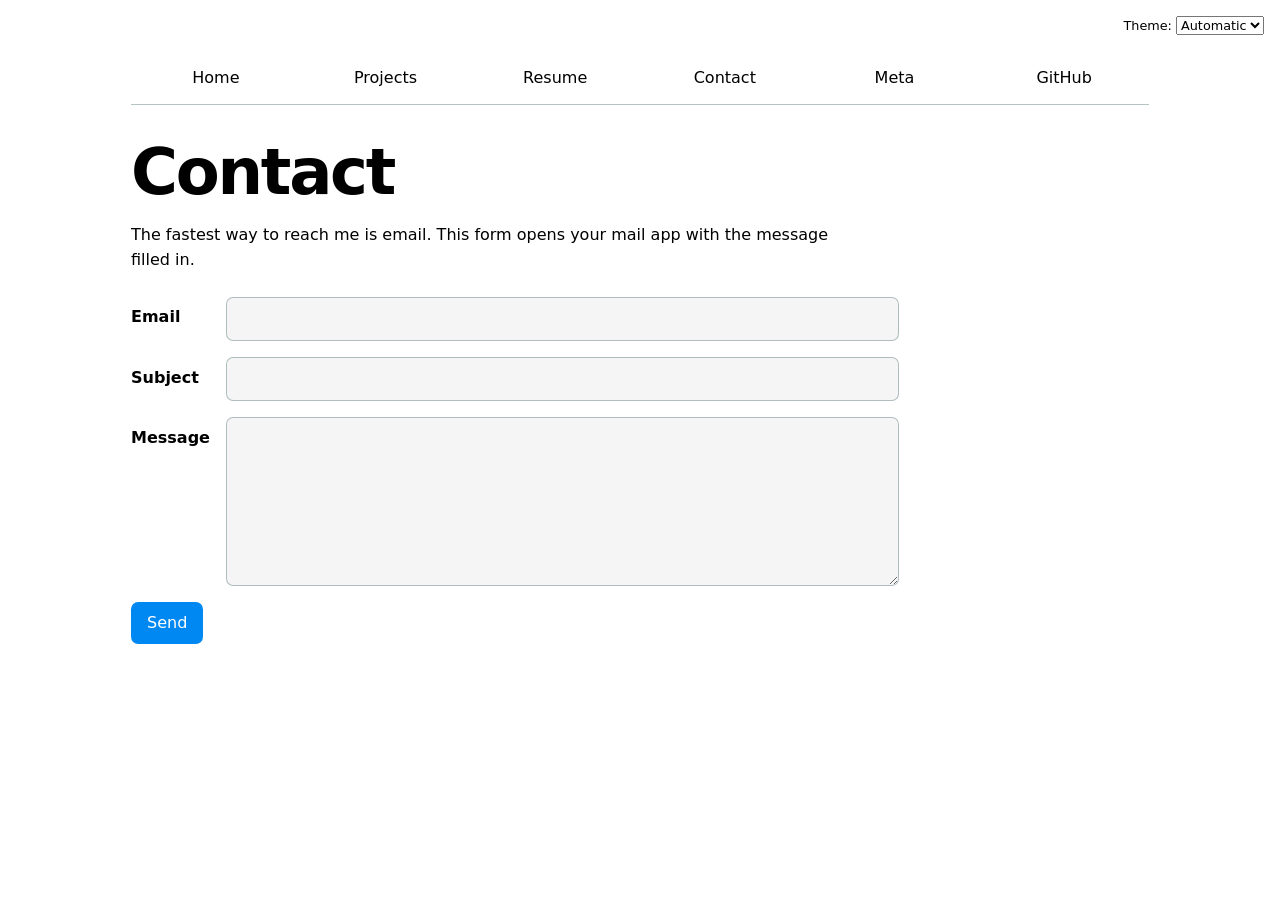
<file: contact/index.html>
<!DOCTYPE html>
<html lang="en">
<head>
  <meta charset="UTF-8">
  <meta name="viewport" content="width=device-width, initial-scale=1.0">
  <title>Contact | Aryen Palkar</title>
  <link rel="stylesheet" href="../style.css">
  <script type="module" src="../global.js"></script>
</head>
<body>

  <main>
    <h1>Contact</h1>
    <p>
      The fastest way to reach me is email. This form opens your mail app with the
      message filled in.
    </p>

    <form action="mailto:aryen.ronenpalkar@gmail.com" method="POST" enctype="text/plain">
      <label>
        <span>Email</span>
        <input type="email" name="email" autocomplete="email" required>
      </label>

      <label>
        <span>Subject</span>
        <input name="subject" required>
      </label>

      <label>
        <span>Message</span>
        <textarea name="body" rows="6" required></textarea>
      </label>

      <button type="submit">Send</button>
    </form>
  </main>
</body>
</html>
</file>
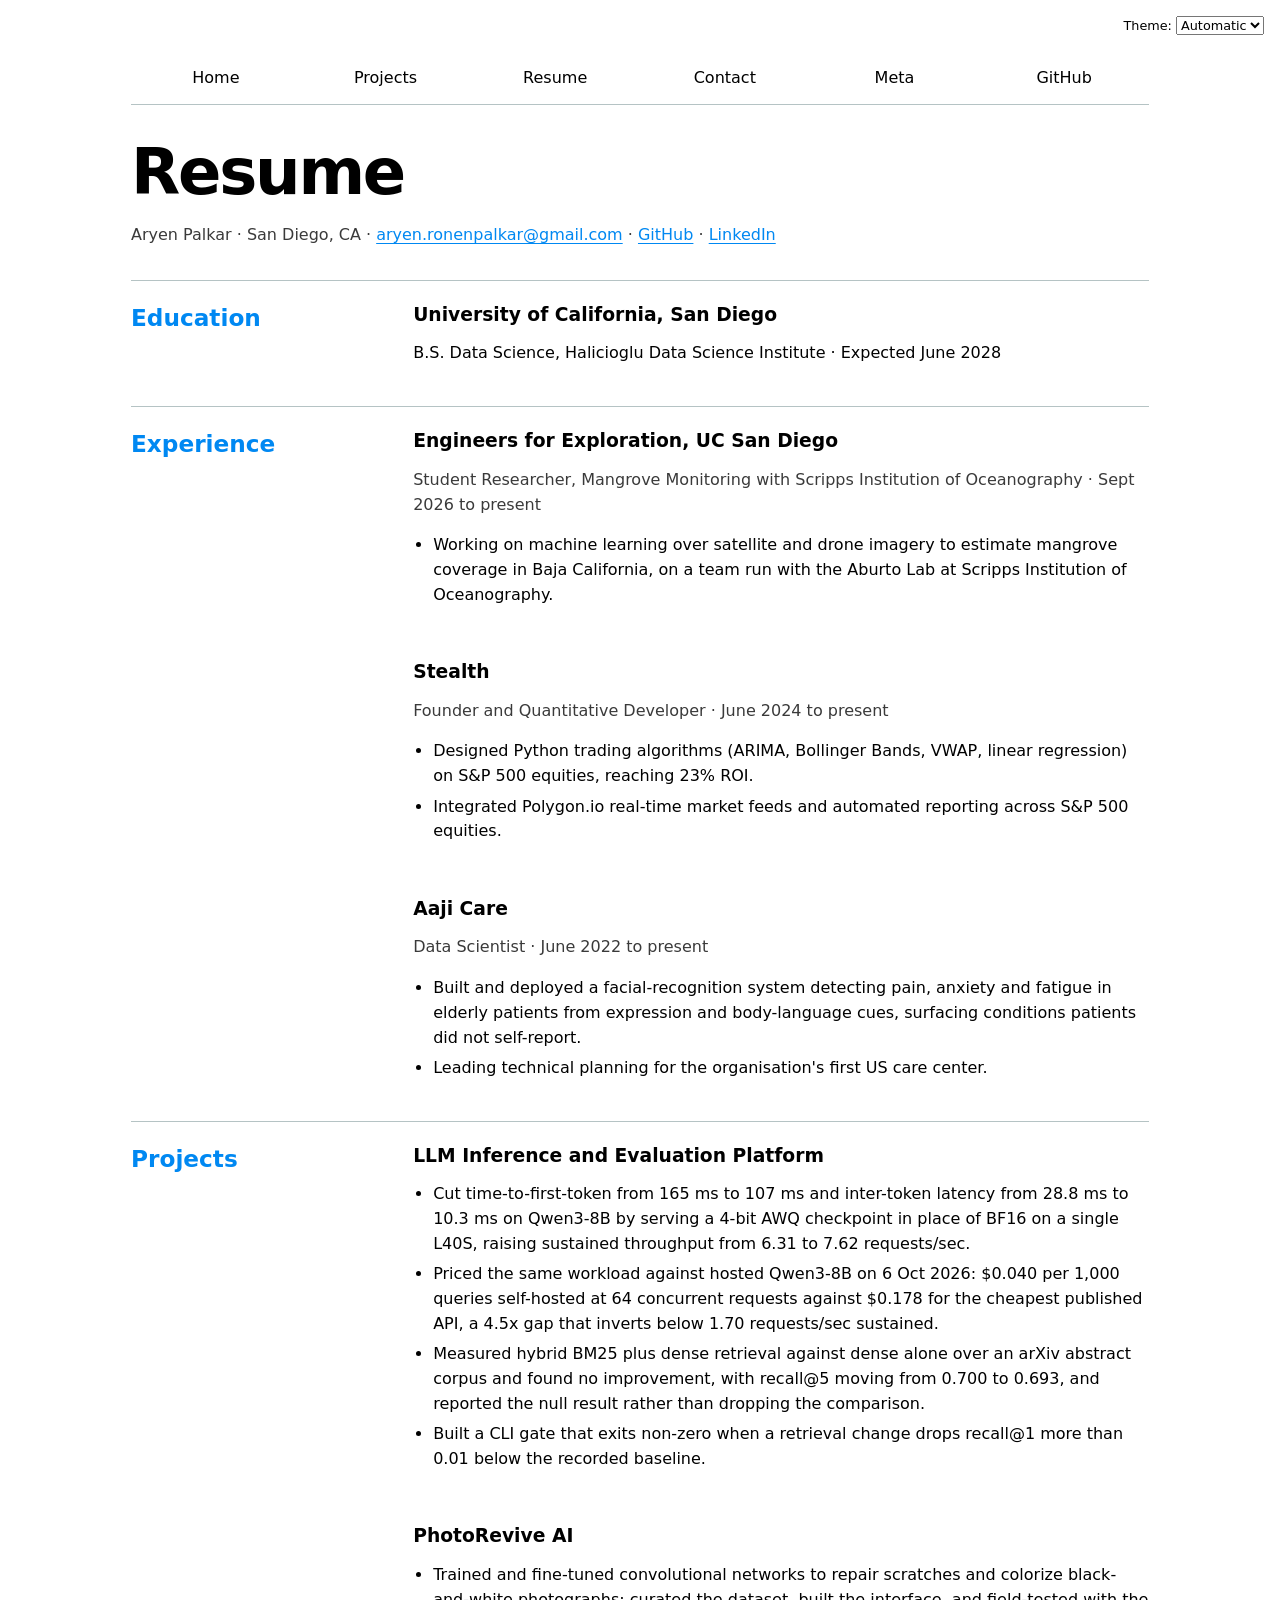
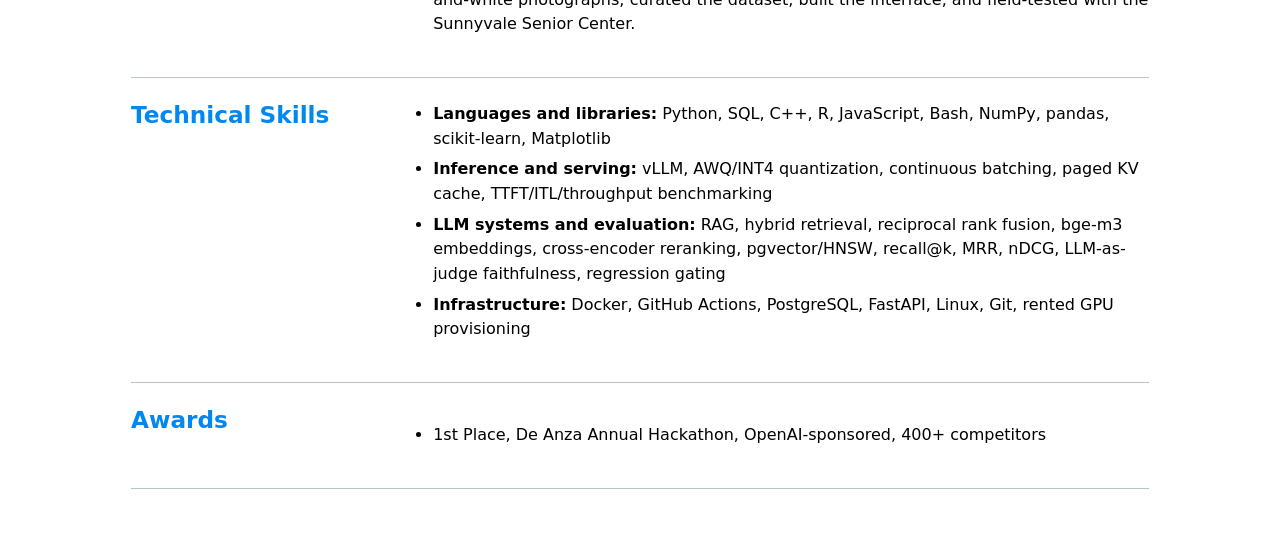
<file: resume/index.html>
<!DOCTYPE html>
<html lang="en">
<head>
  <meta charset="UTF-8">
  <meta name="viewport" content="width=device-width, initial-scale=1.0">
  <title>Resume | Aryen Palkar</title>
  <link rel="stylesheet" href="../style.css">
  <script type="module" src="../global.js"></script>
</head>
<body>

  <main class="resume">
    <header class="resume-header">
      <h1>Resume</h1>
      <p>
        Aryen Palkar · San Diego, CA ·
        <a href="mailto:aryen.ronenpalkar@gmail.com">aryen.ronenpalkar@gmail.com</a> ·
        <a href="https://github.com/aryenp" target="_blank" rel="noopener noreferrer">GitHub</a> ·
        <a href="https://linkedin.com/in/aryenp" target="_blank" rel="noopener noreferrer">LinkedIn</a>
      </p>
    </header>

    <section>
      <h2>Education</h2>
      <article>
        <h3>University of California, San Diego</h3>
        <p>B.S. Data Science, Halicioglu Data Science Institute · Expected <time datetime="2028-06">June 2028</time></p>
      </article>
    </section>

    <section>
      <h2>Experience</h2>
      <article>
        <header>
          <h3>Engineers for Exploration, UC San Diego</h3>
          <p>Student Researcher, Mangrove Monitoring with Scripps Institution of Oceanography · <time datetime="2026-09">Sept 2026</time> to present</p>
        </header>
        <ul>
          <li>Working on machine learning over satellite and drone imagery to estimate mangrove coverage in Baja California, on a team run with the Aburto Lab at Scripps Institution of Oceanography.</li>
        </ul>
      </article>

      <article>
        <header>
          <h3>Stealth</h3>
          <p>Founder and Quantitative Developer · <time datetime="2024-06">June 2024</time> to present</p>
        </header>
        <ul>
          <li>Designed Python trading algorithms (ARIMA, Bollinger Bands, VWAP, linear regression) on S&amp;P 500 equities, reaching 23% ROI.</li>
          <li>Integrated Polygon.io real-time market feeds and automated reporting across S&amp;P 500 equities.</li>
        </ul>
      </article>

      <article>
        <header>
          <h3>Aaji Care</h3>
          <p>Data Scientist · <time datetime="2022-06">June 2022</time> to present</p>
        </header>
        <ul>
          <li>Built and deployed a facial-recognition system detecting pain, anxiety and fatigue in elderly patients from expression and body-language cues, surfacing conditions patients did not self-report.</li>
          <li>Leading technical planning for the organisation's first US care center.</li>
        </ul>
      </article>
    </section>

    <section>
      <h2>Projects</h2>
      <article>
        <h3>LLM Inference and Evaluation Platform</h3>
        <ul>
          <li>Cut time-to-first-token from 165 ms to 107 ms and inter-token latency from 28.8 ms to 10.3 ms on Qwen3-8B by serving a 4-bit AWQ checkpoint in place of BF16 on a single L40S, raising sustained throughput from 6.31 to 7.62 requests/sec.</li>
          <li>Priced the same workload against hosted Qwen3-8B on 6 Oct 2026: $0.040 per 1,000 queries self-hosted at 64 concurrent requests against $0.178 for the cheapest published API, a 4.5x gap that inverts below 1.70 requests/sec sustained.</li>
          <li>Measured hybrid BM25 plus dense retrieval against dense alone over an arXiv abstract corpus and found no improvement, with recall@5 moving from 0.700 to 0.693, and reported the null result rather than dropping the comparison.</li>
          <li>Built a CLI gate that exits non-zero when a retrieval change drops recall@1 more than 0.01 below the recorded baseline.</li>
        </ul>
      </article>

      <article>
        <h3>PhotoRevive AI</h3>
        <ul>
          <li>Trained and fine-tuned convolutional networks to repair scratches and colorize black-and-white photographs; curated the dataset, built the interface, and field-tested with the Sunnyvale Senior Center.</li>
        </ul>
      </article>
    </section>

    <section>
      <h2>Technical Skills</h2>
      <ul class="skill-list">
        <li><strong>Languages and libraries:</strong> Python, SQL, C++, R, JavaScript, Bash, NumPy, pandas, scikit-learn, Matplotlib</li>
        <li><strong>Inference and serving:</strong> vLLM, AWQ/INT4 quantization, continuous batching, paged KV cache, TTFT/ITL/throughput benchmarking</li>
        <li><strong>LLM systems and evaluation:</strong> RAG, hybrid retrieval, reciprocal rank fusion, bge-m3 embeddings, cross-encoder reranking, pgvector/HNSW, recall@k, MRR, nDCG, LLM-as-judge faithfulness, regression gating</li>
        <li><strong>Infrastructure:</strong> Docker, GitHub Actions, PostgreSQL, FastAPI, Linux, Git, rented GPU provisioning</li>
      </ul>
    </section>

    <section>
      <h2>Awards</h2>
      <ul>
        <li>1st Place, De Anza Annual Hackathon, OpenAI-sponsored, 400+ competitors</li>
      </ul>
    </section>
  </main>
</body>
</html>
</file>
<file: style.css>
html {
  color-scheme: light dark;
}

:root {
  --color-accent: oklch(62% 0.19 250);
  /* Mixed with canvas so these adapt to light and dark mode. */
  --color-accent-soft: color-mix(in oklch, var(--color-accent), canvas 85%);
  --color-text: canvastext;
  --color-muted: color-mix(in oklch, canvastext 65%, canvas);
  --color-border: oklch(50% 10% 200 / 40%);
  --color-surface: canvas;
  --color-card: color-mix(in oklch, canvastext 3%, canvas);
  accent-color: var(--color-accent);
  box-sizing: border-box;
}

*,
*::before,
*::after {
  box-sizing: inherit;
}

body {
  font: 100%/1.55 system-ui, -apple-system, BlinkMacSystemFont, "Segoe UI", sans-serif;
  color: var(--color-text);
  background: var(--color-surface);
  max-width: 100ch;
  margin-inline: max(1em, (100% - 100ch) / 2);
  padding-block: 3rem 3rem; /* room for the theme switcher */
}

main {
  display: block;
}

nav {
  --border-color: oklch(50% 10% 200 / 40%);

  display: flex;
  margin-bottom: 2rem;
  border-bottom: 1px solid var(--border-color);
}

nav a {
  flex: 1;
  min-width: max-content;
  padding: 0.6em 0.5em 0.45em;
  color: inherit;
  text-align: center;
  text-decoration: none;
  border-bottom: 0.4em solid transparent;
  transition: background-color 160ms ease, border-color 160ms ease;
}

nav a.current {
  border-bottom-color: var(--border-color);
  font-weight: 650;
}

nav a:hover,
nav a:focus-visible {
  border-bottom-color: var(--color-accent);
  background: var(--color-accent-soft);
  outline: none;
}

h1,
h2,
h3,
h4,
h5,
h6 {
  line-height: 1.1;
  text-wrap: balance;
}

h1 {
  margin: 0 0 1rem;
  font-size: clamp(3rem, 8vw, 4rem);
  letter-spacing: -0.035em;
}

h2 {
  margin-block: 0;
  font-size: 1.45rem;
}

h3 {
  margin-bottom: 0.25rem;
}

p,
li {
  overflow-wrap: anywhere;
}

p {
  max-width: 72ch;
}

ul {
  padding-left: 1.25rem;
}

li + li {
  margin-top: 0.35rem;
}

a {
  color: var(--color-accent);
  text-underline-offset: 0.16em;
}

.profile-photo {
  display: block;
  width: min(100%, 18rem);
  height: auto;
  margin: 1rem 0 1.5rem;
  border-radius: 1rem;
}

.page-intro {
  color: var(--color-muted);
  font-size: 1.08rem;
  margin-bottom: 2rem;
}

/* Contact form: parent grid + label subgrid, as required in Lab 2. */
form {
  display: grid;
  grid-template-columns: auto 1fr;
  gap: 1em;
  max-width: 48rem;
  margin-top: 1.5rem;
}

form label {
  display: grid;
  grid-template-columns: subgrid;
  grid-column: 1 / -1;
  align-items: start;
}

form label > span {
  font-weight: 650;
  padding-top: 0.55rem;
}

input,
textarea,
button,
select {
  font: inherit;
}

/* Theme switcher, pinned to the top right corner. */
.color-scheme {
  position: absolute;
  top: 1rem;
  right: 1rem;
  font-size: 80%;
}

input,
textarea {
  width: 100%;
  min-width: 0;
  padding: 0.55rem 0.65rem;
  color: inherit;
  background: var(--color-card);
  border: 1px solid var(--color-border);
  border-radius: 0.45rem;
}

textarea {
  resize: vertical;
}

input:focus,
textarea:focus {
  border-color: var(--color-accent);
  outline: 2px solid color-mix(in oklch, var(--color-accent) 30%, transparent);
  outline-offset: 1px;
}

button {
  grid-column: 1 / -1;
  justify-self: start;
  padding: 0.55rem 1rem;
  color: white;
  background: var(--color-accent);
  border: 0;
  border-radius: 0.45rem;
  cursor: pointer;
}

button:hover,
button:focus-visible {
  filter: brightness(0.94);
}

/* Responsive project grid. Each card spans three shared rows. */
.projects {
  display: grid;
  grid-template-columns: repeat(auto-fill, minmax(15em, 1fr));
  gap: 1em;
}

.projects article {
  display: grid;
  grid-template-rows: subgrid;
  grid-row: span 3;
  gap: 0.75rem;
  padding: 1rem;
  background: var(--color-card);
  border: 1px solid var(--color-border);
  border-radius: 0.8rem;
}

.projects h2 {
  margin: 0;
}

.projects h2 a {
  color: inherit;
  text-decoration: none;
}

.projects h2 a:hover,
.projects h2 a:focus-visible {
  color: var(--color-accent);
  text-decoration: underline;
}

.projects .project-link {
  margin-block: 1rem 0;
  font-weight: 600;
}

.projects img {
  display: block;
  width: 100%;
  aspect-ratio: 16 / 9;
  object-fit: cover;
  background: var(--color-accent-soft);
  border-radius: 0.55rem;
}

.projects p {
  margin-top: 0;
}

.projects ul {
  margin-bottom: 0;
}

/* Resume-specific styling: compact hierarchy without losing responsiveness. */
.resume-header {
  padding-bottom: 1rem;
  border-bottom: 1px solid var(--color-border);
}

.resume > section {
  display: grid;
  grid-template-columns: minmax(9rem, 0.34fr) minmax(0, 1fr);
  gap: 1rem 2rem;
  padding-block: 1.5rem;
  border-bottom: 1px solid var(--color-border);
}

.resume > section > h2 {
  color: var(--color-accent);
}

.resume > section > :not(h2) {
  grid-column: 2;
}

.resume article + article {
  margin-top: 1.4rem;
}

.resume article h3 {
  margin-top: 0;
}

.resume article header p,
.resume-header p {
  color: var(--color-muted);
}

.skill-list {
  margin-top: 0;
}

@media (max-width: 700px) {
  nav {
    overflow-x: auto;
  }

  nav a {
    flex: 0 0 auto;
    padding-inline: 0.8em;
  }

  form {
    grid-template-columns: 1fr;
  }

  form label {
    grid-template-columns: 1fr;
    gap: 0.35rem;
  }

  form label > span {
    padding-top: 0;
  }

  .resume > section {
    grid-template-columns: 1fr;
    gap: 0.75rem;
  }

  .resume > section > :not(h2) {
    grid-column: 1;
  }
}

/* Lab 4: project year, empty state, and GitHub stats grid. */
.projects .project-year {
  margin: 0.5rem 0 0;
  font-size: 0.9em;
  color: var(--color-muted, GrayText);
  font-variant-numeric: oldstyle-nums;
}

.projects-empty {
  grid-column: 1 / -1;
  color: var(--color-muted, GrayText);
}

#profile-stats {
  margin-block: 2rem;
}

#profile-stats dl {
  display: grid;
  grid-template-columns: repeat(4, 1fr);
  gap: 0.25rem 1rem;
  margin: 0;
  padding: 1rem;
  border: 1px solid var(--color-border);
  border-radius: 0.8rem;
}

#profile-stats dt {
  grid-row: 1;
  font-size: 0.85em;
  text-transform: uppercase;
  letter-spacing: 0.04em;
  color: var(--color-muted, GrayText);
}

#profile-stats dd {
  grid-row: 2;
  margin: 0;
  font-size: 2em;
  font-weight: 700;
  font-variant-numeric: tabular-nums;
}

/* Lab 5: pie chart, legend and search. */
.container {
  display: flex;
  align-items: center;
  gap: 2em;
  margin-block: 2em;
}

#projects-pie-plot {
  max-width: 20em;
  overflow: visible;
  flex: 0 0 auto;
}

#projects-pie-plot path {
  cursor: pointer;
  transition: 300ms;
}

/* Fade every slice except the one under the cursor. */
#projects-pie-plot:has(path:hover) path:not(:hover) {
  opacity: 0.5;
}

.legend {
  flex: 1;
  display: grid;
  grid-template-columns: repeat(auto-fill, minmax(9em, 1fr));
  gap: 1em;
  margin: 0;
  padding: 1em;
  list-style: none;
  border: 1px solid var(--color-border);
  border-radius: 0.8rem;
}

.legend-item {
  display: flex;
  align-items: center;
  gap: 0.5em;
  cursor: pointer;
}

.legend-item em {
  color: var(--color-muted, GrayText);
}

.swatch {
  display: inline-block;
  width: 1em;
  aspect-ratio: 1 / 1;
  background: var(--color);
  border-radius: 0.25em;
}

.selected {
  --color: oklch(60% 45% 0) !important;
}

#projects-pie-plot path.selected {
  fill: var(--color);
}

.legend-item.selected {
  font-weight: 700;
}

.searchBar {
  display: block;
  width: 100%;
  margin-block: 0 1.5em;
  padding: 0.6em 0.8em;
  font: inherit;
  border: 1px solid var(--color-border);
  border-radius: 0.6rem;
}

@media (max-width: 700px) {
  .container {
    flex-direction: column;
  }
}

/* Lab 6: meta page. Summary stats, commit scatterplot, tooltip and brush. */
.stats {
  display: grid;
  grid-auto-flow: column;
  grid-template-rows: auto auto;
  grid-auto-columns: 1fr;
  gap: 0.25rem 1rem;
  margin: 0 0 2rem;
  padding: 1rem;
  border: 1px solid var(--color-border);
  border-radius: 0.8rem;
}

/* The language breakdown is empty until something is brushed. */
.stats:empty {
  display: none;
}

.stats dt {
  grid-row: 1;
  font-size: 0.85em;
  text-transform: uppercase;
  letter-spacing: 0.04em;
  color: var(--color-muted, GrayText);
}

.stats dd {
  grid-row: 2;
  margin: 0;
  font-size: 1.6em;
  font-weight: 700;
  font-variant-numeric: tabular-nums;
}

#chart {
  margin-block: 1rem;
}

.gridlines .domain {
  display: none;
}

.gridlines .tick line {
  stroke-opacity: 0.35;
}

/* Without transform-box the dots would grow from their top left corner. */
.dots circle {
  transition: 200ms;
  transform-origin: center;
  transform-box: fill-box;
}

.dots circle:hover {
  transform: scale(1.5);
}

circle.selected {
  fill: #ff6b6b;
}

/* .info is the two-column layout, .tooltip is the floating box, so either
   one can be reused without the other. */
dl.info {
  display: grid;
  grid-template-columns: auto 1fr;
  gap: 0.25em 1em;
  margin: 0;
  transition-duration: 500ms;
  transition-property: opacity, visibility;
}

dl.info dt {
  color: var(--color-muted, GrayText);
}

dl.info dd {
  margin: 0;
  font-weight: 600;
}

dl.info[hidden]:not(:hover, :focus-within) {
  opacity: 0;
  visibility: hidden;
}

.tooltip {
  position: fixed;
  top: 1em;
  left: 1em;
  padding: 0.75em 1em;
  background: color-mix(in oklch, canvas 85%, transparent);
  border: 1px solid var(--color-border);
  border-radius: 0.6rem;
  box-shadow: 0 2px 10px oklch(0% 0 0 / 15%);
  backdrop-filter: blur(6px);
}

@keyframes marching-ants {
  to {
    stroke-dashoffset: -8; /* 5 + 3 */
  }
}

.selection {
  fill-opacity: 0.1;
  stroke: canvastext;
  stroke-opacity: 0.7;
  stroke-dasharray: 5 3;
  animation: marching-ants 2s linear infinite;
}

#selection-count {
  font-weight: 600;
}

@media (max-width: 700px) {
  .stats {
    grid-auto-flow: row;
    grid-template-rows: none;
    grid-template-columns: 1fr auto;
  }

  .stats dt,
  .stats dd {
    grid-row: auto;
  }

  .stats dd {
    font-size: 1.1em;
    text-align: right;
  }
}

/* Lab 8: time slider, entry transitions, unit chart, scrollytelling. */
.time-filter {
  display: flex;
  align-items: baseline;
  gap: 1rem;
  margin-block: 1rem;

  label {
    display: flex;
    flex: 1;
    align-items: baseline;
    gap: 0.75rem;
  }

  input {
    flex: 1;
  }

  time {
    margin-left: auto;
    font-variant-numeric: tabular-nums;
  }
}

/* New circles grow in from nothing. The r transition takes longer for
   bigger dots, so they all grow at the same speed. */
.dots circle {
  transition: all 200ms, r calc(var(--r) * 50ms);

  @starting-style {
    r: 0;
  }
}

#files {
  display: grid;
  grid-template-columns: 1fr 4fr;
  gap: 0.5rem 1rem;

  > div {
    grid-column: 1 / -1;
    display: grid;
    grid-template-columns: subgrid;
  }

  dt {
    grid-column: 1;
    overflow-wrap: anywhere;
  }

  dt small {
    display: block;
    font-size: 0.8em;
    opacity: 0.6;
  }

  dd {
    grid-column: 2;
    display: flex;
    flex-wrap: wrap;
    align-items: start;
    align-content: start;
    gap: 0.15em;
    padding-top: 0.6em;
    margin-left: 0;
  }
}

.loc {
  display: flex;
  width: 0.5em;
  aspect-ratio: 1;
  background: var(--color);
  border-radius: 50%;
}

#scrolly-1 {
  position: relative;
  display: flex;
  gap: 1rem;

  > * {
    flex: 1;
  }
}

#scatter-story {
  position: relative;
}

/* Each paragraph gets most of a screen, so one commit is in view at a time. */
#scatter-story .step {
  padding-block: 0 60vh;
}

#scatter-plot {
  position: sticky;
  top: 0;
  left: 0;
  bottom: auto;
  height: 50vh;
}
</file>
